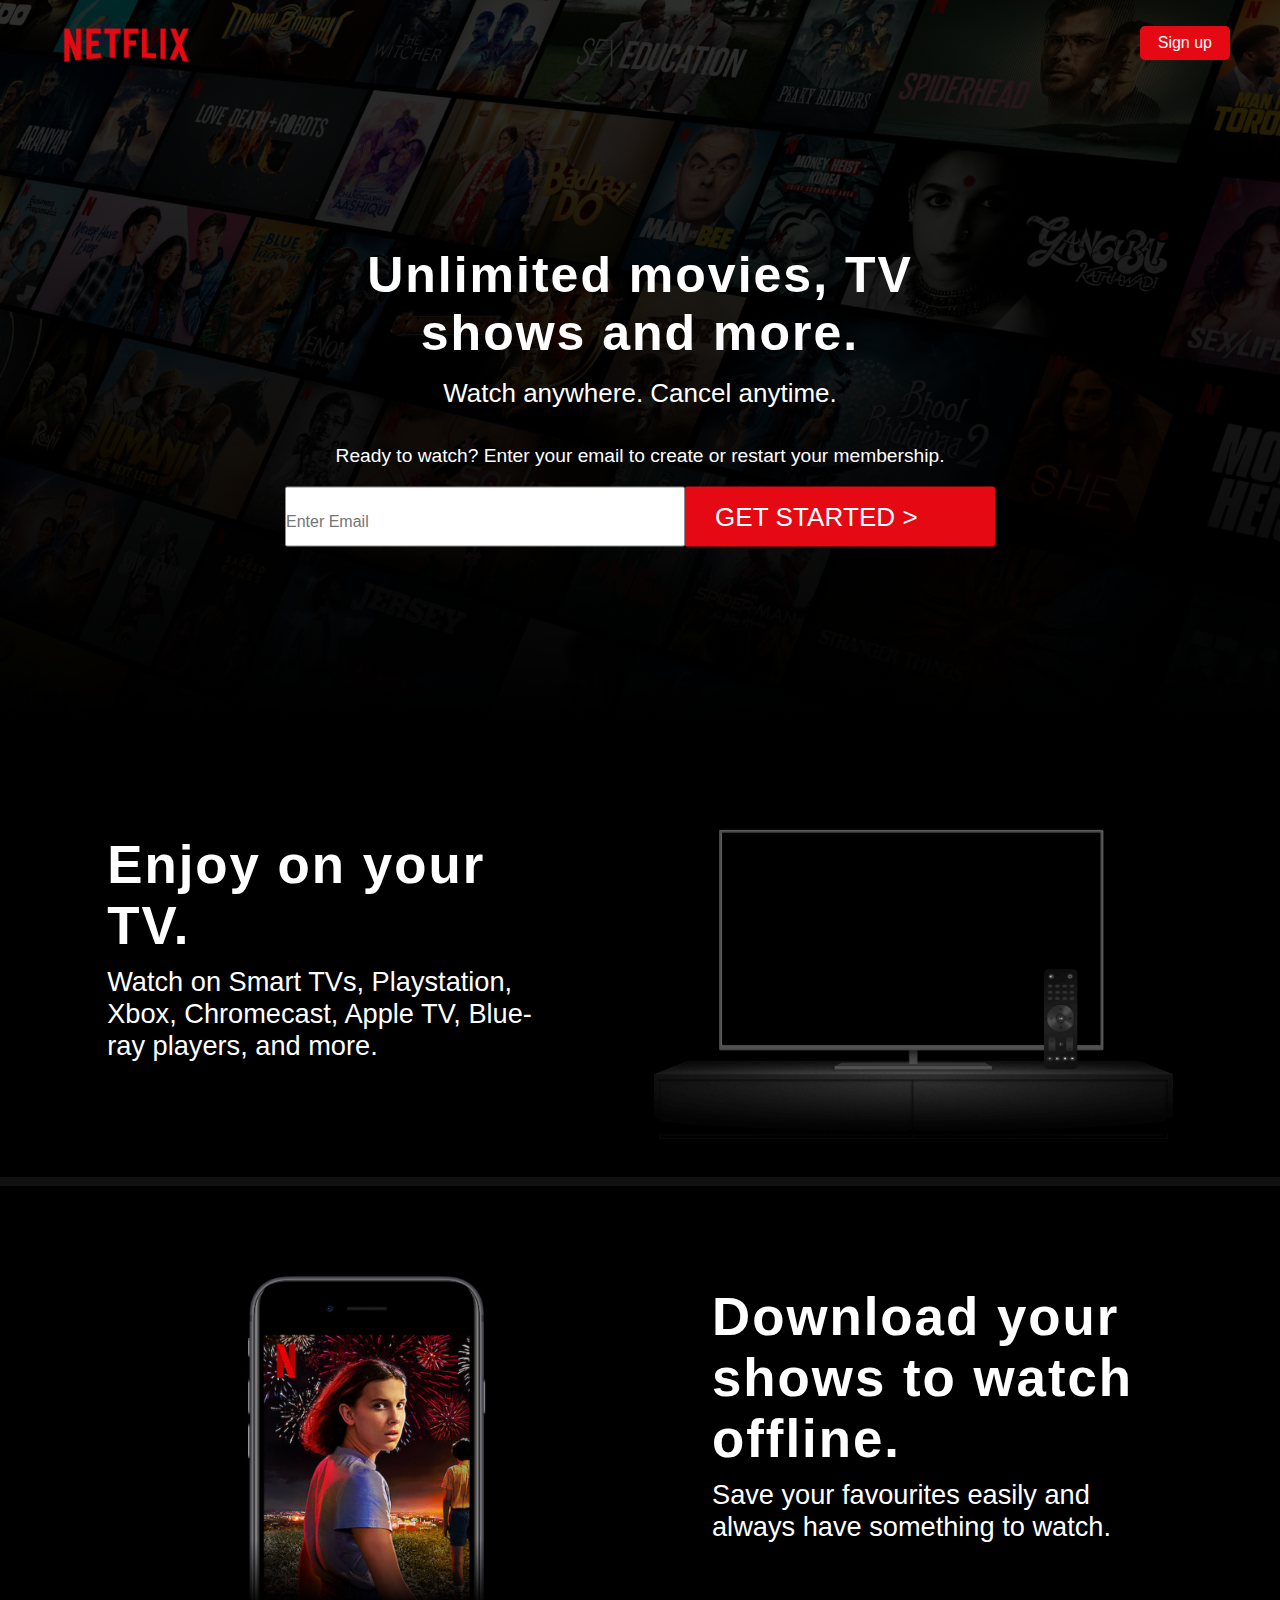
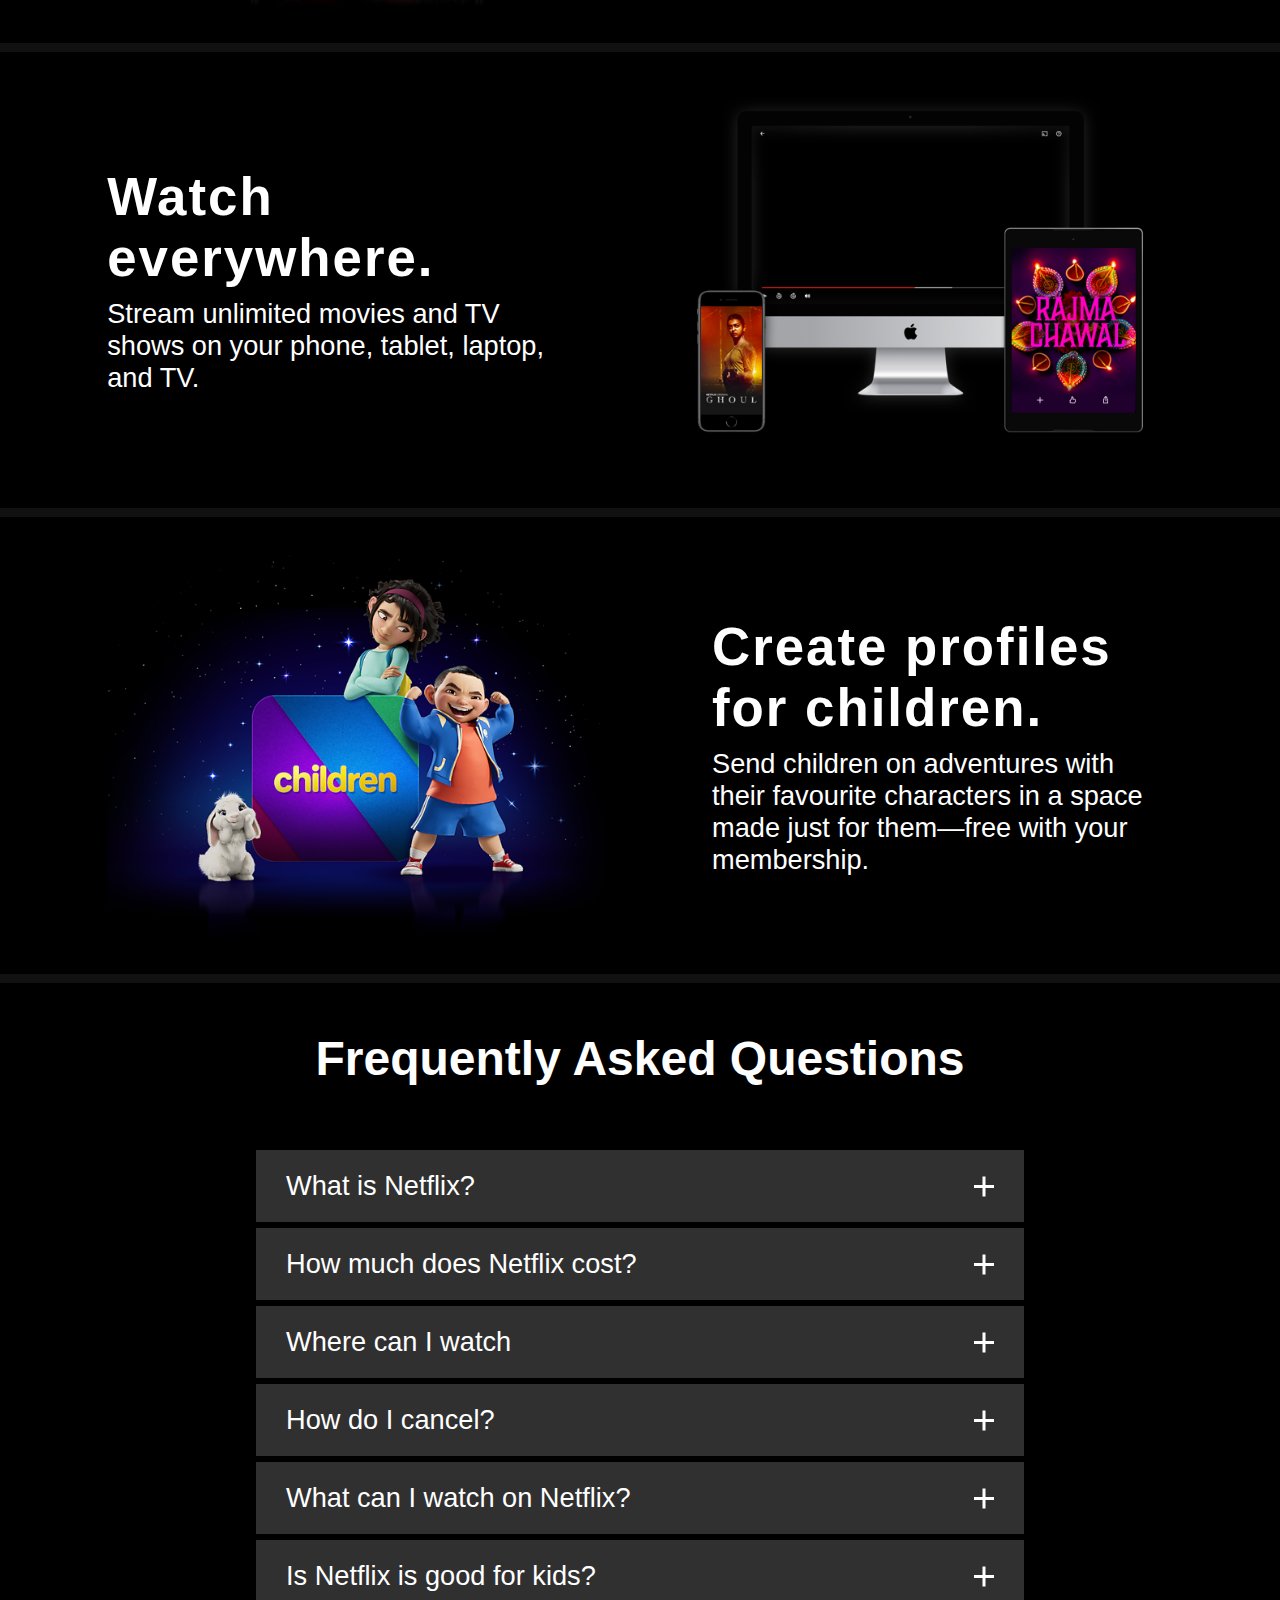
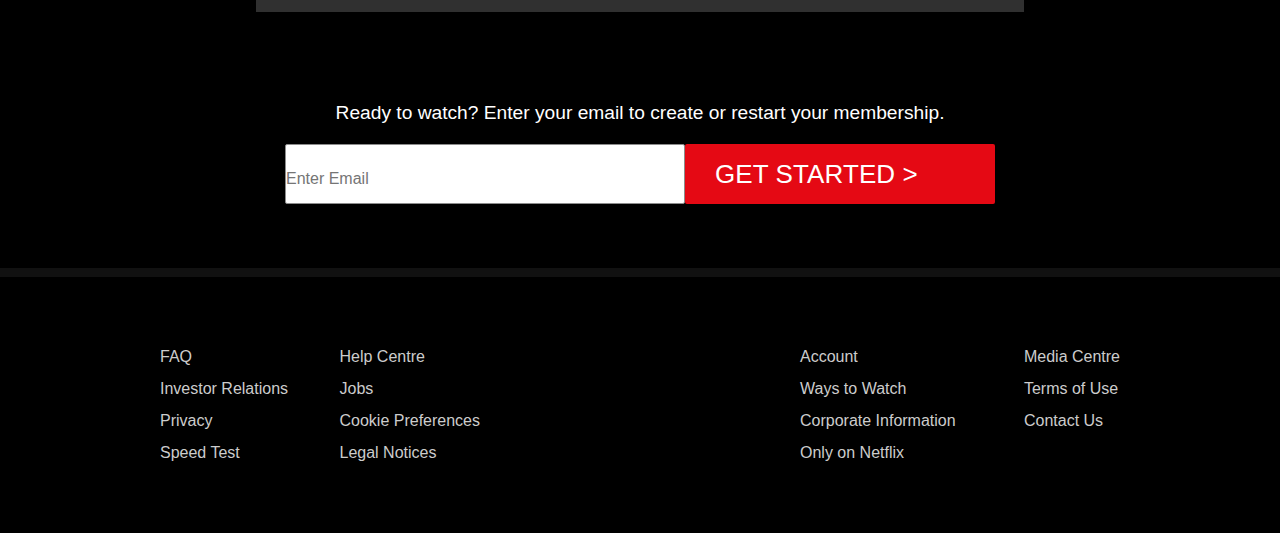
<file: index.html>
<!DOCTYPE html>
<html lang="en">
    <head>
        <meta charset="UTF-8">
        <meta name="viewport" content="width=device-width, initial-scale=1.0">
        <meta http-equiv="X-UA-Compatible" content="ie=edge">
        <title>Netflix Clone</title>
        <link rel="stylesheet" href="netflix.css">
    </head>
    <body>
       <section class="container">
        <div class="head">
            <img src="./Assets/logo.png" alt="background_image">
            <a href="#">Sign up</a>
        </div>
       </section>
       <section class="banner">
        <img src="./Assets/Background.jpeg" class="fit">
        <div class="box">
            <div class="heading">
                <h2>Unlimited movies, TV shows and more.</h2>
                <h5>Watch anywhere. Cancel anytime.</h5>
                <p>Ready to watch? Enter your email to create or restart your membership.</p>
            </div>
            <div class="search">
                <input type="text" name="" placeholder="Enter Email">
                <a href="#">Get Started ></a>
            </div>
        </div>
       </section>
       <section class="part1">
        <div class="talk">
            <h1>Enjoy on your TV.</h1>
            <p>Watch on Smart TVs, Playstation, Xbox, Chromecast, Apple TV, Blue-ray players, and more.</p>
        </div>
        <div class="img">
            <img src="./Assets/tv.png" alt="">
        </div>
       </section>
       <section class="part1">
        <div class="img">
            <img src="./Assets/Mobile Phone.jpeg" alt="">
        </div>
        <div class="talk">
            <h1>Download your shows to watch offline.</h1>
            <p>Save your favourites easily and always have something to watch.</p>
        </div>
       </section>
       <section class="part1">
        <div class="talk">
            <h1>Watch everywhere.</h1>
            <p>Stream unlimited movies and TV shows on your phone, tablet, laptop, and TV.</p>
        </div>
        <div class="img">
            <img src="./Assets/Monitor.png" alt="">
        </div>
       </section>
       <section class="part1">
        <div class="img">
            <img src="./Assets/Children.png" alt="">
        </div>
        <div class="talk">
            <h1>Create profiles for children.</h1>
            <p>Send children on adventures with their favourite characters in a space made just for them—free with your membership.</p>
        </div>
       </section>
       <section class="list">
        <h1>Frequently Asked Questions</h1>
        <div class="accordion-menu">
            <div class="item" id="item1">
                <a href="#item1" class="title">
                    <span>What is Netflix?</span>
                    <i class="icon"></i>
                </a>
                <p class="text">
                    Netflix is a streaming service that offers a wide variety of award-winning TV shows, movies, anime, documentaries and more – on thousands of internet-connected devices.
                    <br>
                    <br>
                    You can watch as much as you want, whenever you want, without a single ad – all for one low monthly price. There's always something new to discover, and new TV shows and movies are added every week!
                </p>
            </div>
            <div class="item" id="item2">
                <a href="#item2" class="title">
                    <span>How much does Netflix cost?</span>
                    <i class="icon"></i>
                </a>
                <p class="text">
                    Watch Netflix on your smartphone, tablet, Smart TV, laptop, or streaming device, all for one fixed monthly fee. Plans range from ₹ 149 to ₹ 649 a month. No extra costs, no contracts.
                </p>
            </div>
            <div class="item" id="item3">
                <a href="#item3" class="title">
                    <span>Where can I watch</span>
                    <i class="icon"></i>
                </a>
                <p class="text">
                    Watch anywhere, anytime. Sign in with your Netflix account to watch instantly on the web at netflix.com from your personal computer or on any internet-connected device that offers the Netflix app, including smart TVs, smartphones, tablets, streaming media players and game consoles.
                    <br><br>
                    You can also download your favourite shows with the iOS, Android, or Windows 10 app. Use downloads to watch while you're on the go and without an internet connection. Take Netflix with you anywhere.
                </p>
            </div>
            <div class="item" id="item4">
                <a href="#item4" class="title">
                    <span>How do I cancel?</span>
                    <i class="icon"></i>
                </a>
                <p class="text">
                    Netflix is flexible. There are no annoying contracts and no commitments. You can easily cancel your account online in two clicks. There are no cancellation fees – start or stop your account anytime.
                </p>
            </div>
            <div class="item" id="item4">
                <a href="#item4" class="title">
                    <span>What can I watch on Netflix?</span>
                    <i class="icon"></i>
                </a>
                <p class="text">
                    Netflix has an extensive library of feature films, documentaries, TV shows, anime, award-winning Netflix originals, and more. Watch as much as you want, anytime you want.
                </p>
            </div>
            <div class="item" id="item5">
                <a href="#item5" class="title">
                    <span>Is Netflix is good for kids?</span>
                    <i class="icon"></i>
                </a>
                <p class="text">
                    The Netflix Kids experience is included in your membership to give parents control while kids enjoy family-friendly TV shows and films in their own space.<br><br>
                    Kids profiles come with PIN-protected parental controls that let you restrict the maturity rating of content kids can watch and block specific titles you don’t want kids to see.
                </p>
            </div>
        </div>
       </section>
       <section class="banner2">
        <div class="box">
            <div class="heading">
                <p>Ready to watch? Enter your email to create or restart your membership.</p>
            </div>
            <div class="search">
                <input type="text" name="" placeholder="Enter Email">
                <a href="#">Get Started ></a>
            </div>
       </section>
       <section class="footer">
        <div class="one">
            <ul class="items">
                <li><a href="#">FAQ</a></li>
                <li><a href="#">Investor Relations</a></li>
                <li><a href="#">Privacy</a></li>
                <li><a href="#">Speed Test</a></li>
                
            </ul>
            <ul class="items">
                <li><a href="#">Help Centre</a></li>
                <li><a href="#">Jobs</a></li>
                <li><a href="#">Cookie Preferences</a></li>
                <li><a href="#">Legal Notices</a></li>
            </ul>
        </div>
        <div class="one">
            <ul class="items">
                <li><a href="#">Account</a></li>
                <li><a href="#">Ways to Watch</a></li>
                <li><a href="#">Corporate Information</a></li>
                <li><a href="#">Only on Netflix</a></li>
            </ul>
            <ul class="items">
                <li><a href="#">Media Centre</a></li>
                <li><a href="#">Terms of Use</a></li>
                <li><a href="#">Contact Us</a></li>
            </ul>
        </div>
       </section>
    </body>
</html>
</file>
<file: netflix.css>
*{
    margin: 0;
    padding: 0;
    box-sizing: border-box;
    font-family: 'Roboto', sans-serif;
}
body{
    background: #000;
}
.container .head{
    position: absolute;
    top: 0;
    left: 0;
    display: flex;
    justify-content: space-between;
    align-items: center;
    width: 100%;
    padding: 0 50px;
    z-index: 100000;
}
.container .head img{
    width: 13%;
}
.container .head a{
    color: #fff;
    text-decoration: none;
    padding: 8px 18px;
    border-radius: 5px;
    background-color: #e50914;
}
.banner{
    width: 100%;
    height: 100%;
    position: relative;
    display: flex;
    justify-content: center;
    align-items: center;
}
.banner .fit{
    width: 100%;
    height: 100%;
    position: relative;
    top: 0;
    left: 0;
    object-fit: cover;
    z-index: 1;
}
.banner::before{
    content: '';
    position: absolute;
    top: 0;
    left: 0;
    width: 100%;
    height: 400%;
    z-index: -1;
    background: linear-gradient(to bottom, #000, transparent);
}
.banner::after{
    content: "";
    position: absolute;
    bottom: 0;
    left: 0;
    width: 100%;
    height: 400%;
    z-index: 1;
    background: linear-gradient(to top, #000, transparent);
}
.banner .box{
    position: absolute;
    top: 55%;
    left: 50%;
    transform: translate(-50%, -50%);
    z-index: 1000;
}
.banner .box .heading{
    display: flex;
    flex-direction: column;
    justify-content: center;
    align-items: center;
    text-align: center;
}
.banner .box .heading h2{
    font-size: 3.125rem;
    color: #fff;
    letter-spacing: 2px;
    width: 80%;
}
.banner .box .heading h5{
    font-size: 1.625rem;
    color: #fff;
    font-weight: 400;
    padding: 1rem 0;
}
.banner .box .heading p{
    font-size: 1.2rem;
    color: #fff;
    font-weight: 500;
    padding: 20px 0;
    padding-bottom: 20px;
}
.banner .box .search{
    display: flex;
    flex-direction: row;
    justify-content: center;
    align-items: center;
}
.banner .box .search input{
    font-size: 16px;
    border: 1px solid #8c8c8c;
    outline: none;
    color: #000;
    border-radius: 2px;
    padding: 10px 10px 0 0;
    min-width: 400px;
    height: 60px;
    align-items: center;
}
.banner .box .search a{
    text-decoration: none;
    text-transform: uppercase;
    color: #fff;
    font-weight: 400;
    letter-spacing: 0.1px;
    border-radius: 2px;
    background: #e50914;
    box-shadow: 0 1px 0 rgba(0,0,0,0.45);
    font-size: 1.625rem;
    line-height: 60px;
    min-width: 310px;
    padding: 0 30px;
}
.part1{
    display: flex;
    flex-direction: row;
    justify-content: space-around;
    align-items: center;
    padding: 2rem 4rem;
    border-bottom: 0.6rem solid #111;
}
.part1 .talk{
    width:40%;
}
.part1 .talk h1{
    font-size: 3.3rem;
    letter-spacing: 2px;
    padding-bottom: 10px;
    color: #fff;
}
.part1 .talk p{
    font-size: 1.7rem;
    color: #fff;
}
.part1 .img{
    width: 45%;
}
.part1 .img img{
    width: 100%;
}
.list{
    width: 60%;
    display: flex;
    flex-direction: column;
    justify-content: center;
    align-items: center;
    margin: auto;
}
.list h1{
    color: #fff;
    font-size: 3rem;
    padding: 3rem 0 4rem 0;
}
.title{
    background: #303030;
    padding: 20px 30px;
    display: flex;
    justify-content: space-between;
    align-items: center;
    color: #fff;
    font-size: 1.7rem;
    font-weight: 400;
    text-decoration: none;
}
.icon{
    width: 20px;
    position: relative;
}
.icon::before, .icon::after{
    content: "";
    position: absolute;
    width: 20px;
    height: 3px;
    background: #fff;
    top: -1.5px;
}
.icon::after{
    transform: rotate(90deg);
    transition: 0.5s linear;
}
.text{
    background: #303030;
    line-height: 35px;
    margin: 3px 0;
    color: #fff;
    font-size: 1.7rem;
    font-weight: 400;
    height: 0;
    opacity: 0;
}
.item:target .text{
    opacity: 1;
    height: auto;
    padding: 20px 30px;
    margin: 0;
    border-top: 2ps solid #000;
    margin-bottom: 6px;
}
.item:target .icon::after{
    transform: rotateY(90deg);
}
.banner2{
    border-bottom: 0.6rem solid #111;
}
.banner2 .box{
    margin: 4rem 0;    
}
.banner2 .box .heading{
    display: flex;
    flex-direction: column;
    justify-content: center;
    align-items: center;
    text-align: center;
}
.banner2 .box .heading p{
    font-size: 1.2rem;
    color: #fff;
    font-weight: 500;
    padding: 20px 0;
    padding-bottom: 20px;
}
.banner2 .box .search{
    display: flex;
    flex-direction: row;
    justify-content: center;
    align-items: center;
}
.banner2 .box .search input{
    font-size: 16px;
    border: 1px solid #8c8c8c;
    outline: none;
    color: #000;
    border-radius: 2px;
    padding: 10px 10px 0 0;
    min-width: 400px;
    height: 60px;
    align-items: center;
}
.banner2 .box .search a{
    text-decoration: none;
    text-transform: uppercase;
    color: #fff;
    font-weight: 400;
    letter-spacing: 0.1px;
    border-radius: 2px;
    background: #e50914;
    box-shadow: 0 1px 0 rgba(0,0,0,0.45);
    font-size: 1.625rem;
    line-height: 60px;
    min-width: 310px;
    padding: 0 30px;
}
.footer{
    display: flex;
    flex-direction: row;
    justify-content: space-between;
    margin: auto;
    padding: 4rem 0;
}
.footer .one{
    display: flex;
    flex-direction: row;
    justify-content: space-between;
    margin: auto;
    width: 25%
}
.footer .one li{
    padding: 7px 0;
}
.footer .one li a{
    color: #ccc;
    text-decoration: none;
}
.footer .one li a:hover{
    border-bottom: 1px solid #ccc;
}
@media screen and (max-width: 787px) {
    .container .head{
        padding: 20px 50px;
    }
    .container .head img{
        width: 20%;
    }
    .banner .box .heading h2{
        font-size: 3.1rem;
        letter-spacing: 1.5px;
        width: 100%;
    }
    .banner .box .heading h5{
        font-size: 1.4rem;
        padding: 0.8rem 0;
    }
    .banner .box .heading p{
        font-size: 1.1rem;
        padding: 13px 0;
        padding-bottom: 17px;
    }
    .banner .box .search{
        flex-direction: column;
    }
    .banner .box .search input{
        min-width: 310px;
        margin-bottom: 20px;
    }
    .banner .box .search input{
        min-width: 310px;
        margin-bottom: 20px;
    }
    .part1{
        flex-direction: column-reverse;
        justify-content: center;
        padding: 2rem 1rem;
        text-align: center;
    }
    .part1 .talk{
        width: 80%;
        margin: 20px 0 30px 0;
    }
    .part1 .talk h1{
        font-size: 3.2rem;
        letter-spacing: 1.5px;
        padding-bottom: 5px;
    }
    .part1 .talk p{
        font-size: 1.5rem;
    }
    .part1 .img{
        width: 80%;
    }
    .list{
        width: 80%;
    }
    .list h1{
        font-size: 2.6rem;
        text-align: center;
    }
    .title{
        font-size: 1.6rem;
    }
    .banner2 .box .heading p{
        font-size: 1.1rem;
        padding: 13px 0;
        padding-bottom: 17px;
    }
    .banner2 .box .search{
        flex-direction: column;
    }
    .banner2 .box .search input{
        min-width: 310px;
        margin-bottom: 20px;
    }
    .footer{
        flex-direction: column;
    }
    .footer .one{
        width: 50%;
    }
}
@media screen and (max-width: 496px) {
    .container .head img{
        width: 23%;
    }
    .banner{
        margin-bottom: 300px;
    }
    .banner .box .heading h2{
        margin-top: 400px;
        font-size: 2.8rem;
        letter-spacing: 1.3px;
    }
    .banner .box .heading h5{
        font-size: 1.2rem;
    }
    .banner .box .heading p{
        font-size: 1rem;
        padding: 12px 0;
        padding-bottom: 15px;
    }
    .banner .box .search input{
        margin-bottom: 10px;
    }
    .part1 .talk h1{
        font-size: 3rem;
        letter-spacing: 1.2px;
    }
    .part1 .talk p{
        font-size: 1.5rem;
    }
    .part1 .img{
        width: 80%;
    }
    .list{
        width: 80%;
    }
    .list h1{
        font-size: 2.6rem;
        text-align: center;
    }
    .title{
        font-size: 1.6rem;
    }
    .banner2 .box .heading p{
        font-size: 1.1rem;
        padding: 13px 0;
        padding-bottom: 17px;
    }
    .banner2 .box .search{
        flex-direction: column;
    }
    .banner2 .box .search input{
        min-width: 310px;
        margin-bottom: 20px;
    }
    .footer{
        flex-direction: column;
    }
    .footer .one{
        width: 50%;
    }
}
</file>
